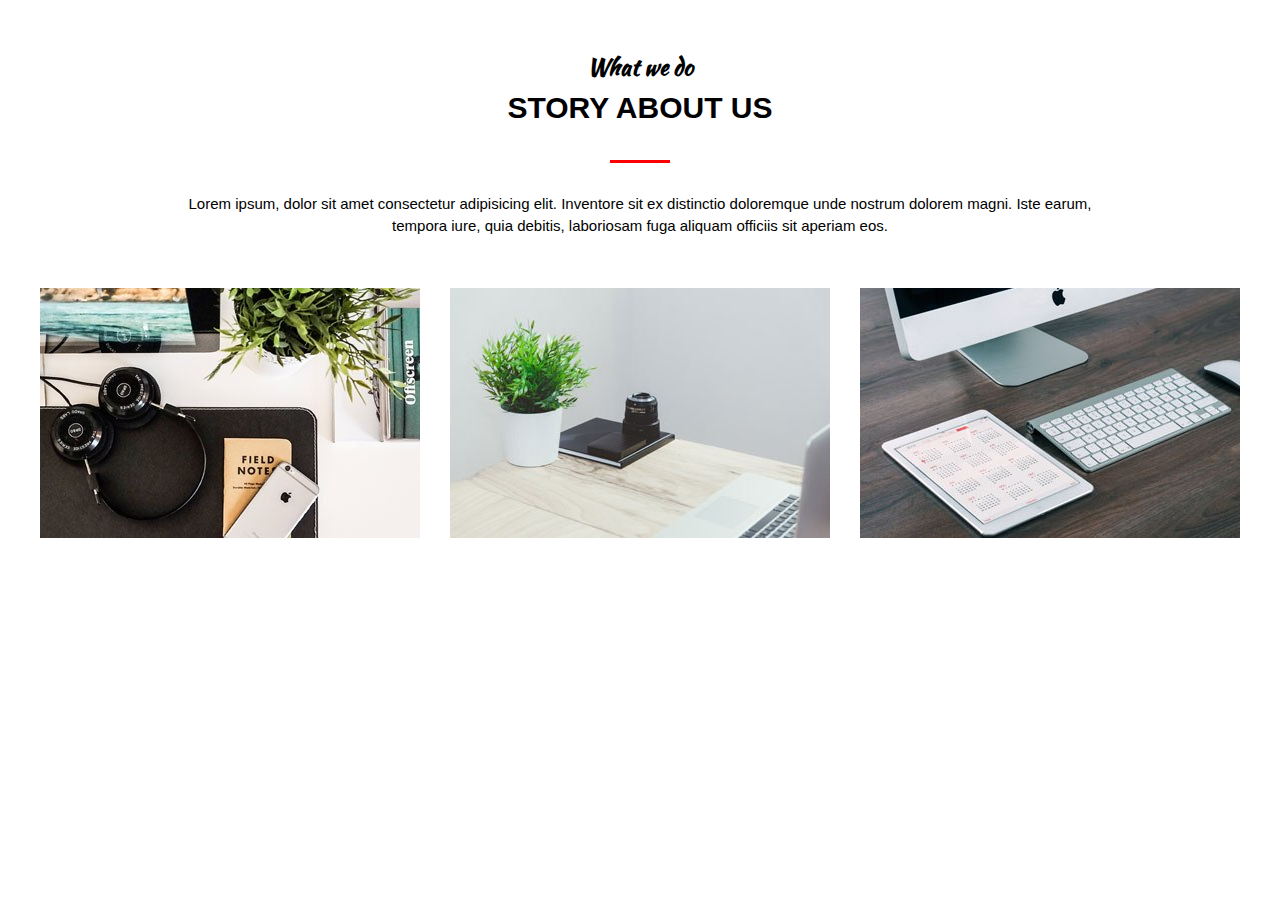
<file: hover/index.html>
<!DOCTYPE html>
<html lang="ru">

<head>
    <meta charset="UTF-8">
    <link rel="stylesheet" href="css/style.css">
    <title>MoGo</title>
</head>

<body>
    <section>
        <div class="section__header">
            <h3 class="subtitle">What we do</h3>
            <h2 class="text t1">Story about us</h2>
            <div class="section_text">
                Lorem ipsum, dolor sit amet consectetur adipisicing elit. Inventore sit ex distinctio doloremque unde
                nostrum dolorem magni. Iste earum, tempora iure, quia debitis, laboriosam fuga aliquam officiis sit
                aperiam eos.
            </div>
        </div>

        <div class="about">
            <div class="item">
                <div class="img">
                    <img src="media/images/1.jpg" alt="">
                </div>
                <div class="about__text">super team</div>
            </div>

            <div class="item">
                <div class="img">
                    <img src="media/images/2.jpg" alt="">
                </div>
                <div class="about__text">super team</div>
            </div>

            <div class="item">
                <div class="img">
                    <img src="media/images/3.jpg" alt="">
                </div>
                <div class="about__text">super team</div>
            </div>
        </div>
    </section>
</body>

</html>
</file>
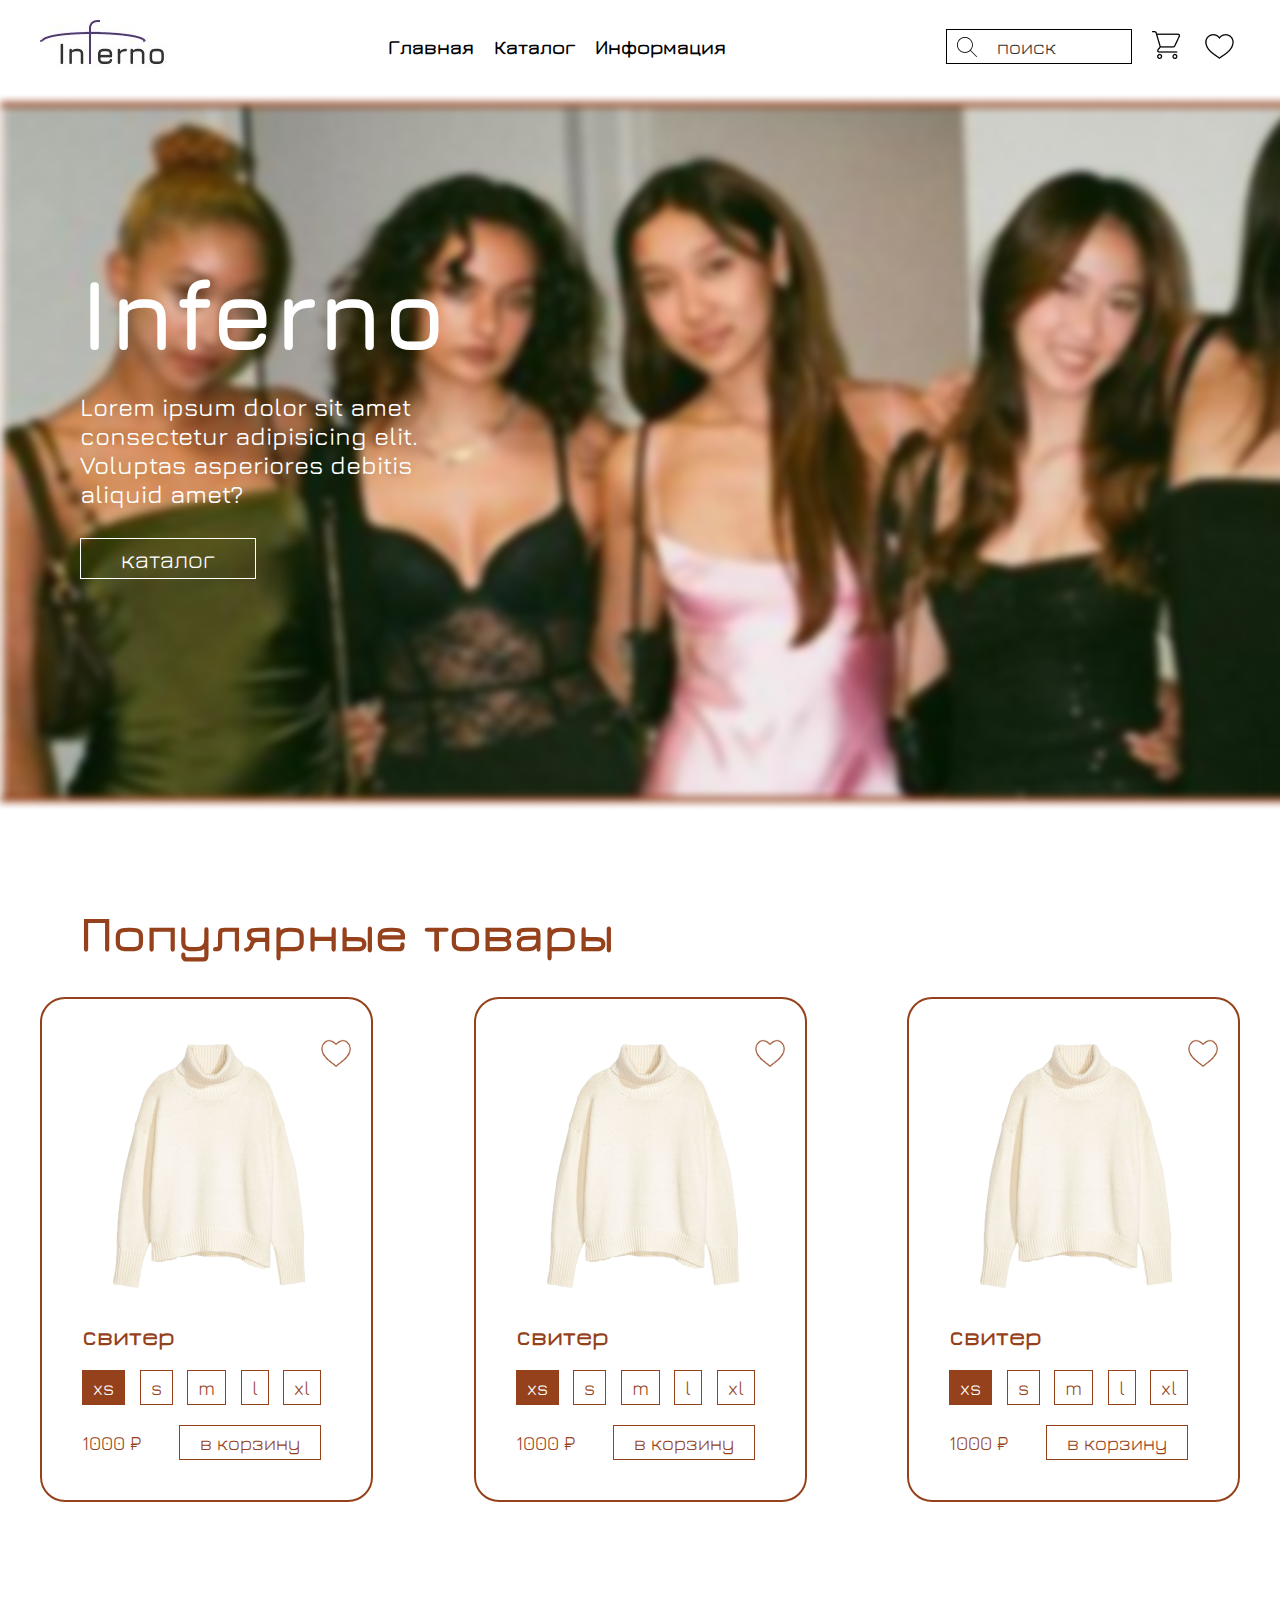
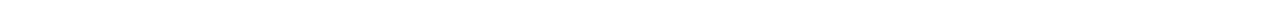
<file: project__inferno/index.html>
<!DOCTYPE html>
<html lang="ru">

<head>
    <meta charset="UTF-8">
    <meta http-equiv="X-UA-Compatible" content="IE=edge">
    <meta name="viewport" content="width=device-width, initial-scale=1.0">
    <link rel="stylesheet" href="assets/css/style.css">
    <title>Inferno</title>
</head>

<body>
    <header class="header">
        <div class="wrap">
            <nav class="header__nav">

                <div class="header__logo">
                    <img src="assets/media/header/logo.jfif" alt="#">
                </div>

                <div class="menu-links">
                    <a href="#" class="menu-link">Главная</a>
                    <a href="#" class="menu-link">Каталог</a>
                    <a href="#" class="menu-link">Информация</a>
                </div>

                <div class="menu-icon">
                    <div class="search">
                        <img src="assets/media/header/лупа.png" alt="#">
                        <a href="#" class="search-placeholder">поиск</a>
                    </div>
                    <a href="#" class="header_icons"><img src="assets/media/header/корзина.png" alt="#"></a>
                    <a href="#" class="header_icons"><img src="assets/media/header/избранное.png" alt="#"></a>
                </div>

            </nav>
        </div>
    </header>

    <div class="promo">
        <div class="promo__content wrap">
            <h1 class="promo__title">Inferno</h1>
            <p class="promo__subtitle">Lorem ipsum dolor sit amet consectetur adipisicing elit. Voluptas asperiores debitis aliquid amet?</p>
            <button class="promo-btn">
                каталог
            </button>
        </div>
    </div>

    <div class="product">
        <div class="product__content wrap">
            <h2 class="product__title">
                Популярные товары
            </h2>
            <div class="product__items">
                <div class="product__item">
                    <div class="product__img">
                        <img src="assets/media/popularitu/свитер.png" alt="#" class="tovar">
                        <img src="assets/media/tovar/избранное.png" alt="#" class="izbr">
                    </div>
                    <p class="product__name">cвитер</p>
                    <div class="product__size">
                        <a href="#" class="product__linksize product__linksize-active">xs</a>
                        <a href="#" class="product__linksize">s</a>
                        <a href="#" class="product__linksize">m</a>
                        <a href="#" class="product__linksize">l</a>
                        <a href="#" class="product__linksize">xl</a>
                    </div>
                    <div class="product__pricebox">
                        <p class="product-price">
                            1000 ₽
                        </p>
                        <button class="product-btn">в корзину</button>
                    </div>
                </div>
                <div class="product__item">
                    <div class="product__img">
                        <img src="assets/media/popularitu/свитер.png" alt="#" class="tovar">
                        <img src="assets/media/tovar/избранное.png" alt="#" class="izbr">
                    </div>
                    <p class="product__name">cвитер</p>
                    <div class="product__size">
                        <a href="#" class="product__linksize product__linksize-active">xs</a>
                        <a href="#" class="product__linksize">s</a>
                        <a href="#" class="product__linksize">m</a>
                        <a href="#" class="product__linksize">l</a>
                        <a href="#" class="product__linksize">xl</a>
                    </div>
                    <div class="product__pricebox">
                        <p class="product-price">
                            1000 ₽
                        </p>
                        <button class="product-btn">в корзину</button>
                    </div>
                </div>
                <div class="product__item">
                    <div class="product__img">
                        <img src="assets/media/popularitu/свитер.png" alt="#" class="tovar">
                        <img src="assets/media/tovar/избранное.png" alt="#" class="izbr">
                    </div>
                    <p class="product__name">cвитер</p>
                    <div class="product__size">
                        <a href="#" class="product__linksize product__linksize-active">xs</a>
                        <a href="#" class="product__linksize">s</a>
                        <a href="#" class="product__linksize">m</a>
                        <a href="#" class="product__linksize">l</a>
                        <a href="#" class="product__linksize">xl</a>
                    </div>
                    <div class="product__pricebox">
                        <p class="product-price">
                            1000 ₽
                        </p>
                        <button class="product-btn">в корзину</button>
                    </div>
                </div>
                
            </div>
        </div>
    </div>
</body>

</html>
</file>
<file: hover/css/style.css>
@font-face {
    font-family: 'zxc';
    src: url(../fonts/zxc.ttf);  
}
* {
    margin: 0;
    padding: 0;
    list-style: none;
    box-sizing: border-box;
    text-decoration: none;
    transition: .5s;
}

/* img {
    height: 250px;
} */
body {
    font-family: Arial, Helvetica, sans-serif;
    font-size: 15px;
    line-height: 1.5;
    color: black;
}

section {
    max-width: 1200px;
    margin: 0 auto;
}

.section__header {
    width: 100%;
    max-width: 950px;
    margin: 50px auto;
    text-align: center;
}

h3 {
    font-size: 23px;
    font-family: 'zxc';
}

.text {
    font-size: 30px;
    font-weight: 700;
    text-transform: uppercase;
}

.about {
    display: flex;
    justify-content: space-between;
}

.item{
    width: 380px;
    background-color: #95e1d3;
    position: relative;
}

.about__text{
    width: 100%;
    font-size: 18px;
    color: white;
    text-align: center;
    top: 50%;
    transform: translate3d(0,-50%,0);
    font-weight: 700;
    text-transform: uppercase;
    position: absolute;
    opacity: 0;
}

.item:hover .img{
    transform: translate3d(-10px,-10px,0);
}

.item:hover .img img{
    opacity: .1;
}

.img{
    background: linear-gradient(#f38181,#fce38a);

}

.img img{
    display: block;
}

.item:hover .about__text{
    opacity: 1;
}

h2::after {
    content: "";
    display: block;
    width: 60px;
    height: 3px;
    background-color: red;
    margin: 30px auto;
}
</file>
<file: project__inferno/assets/css/style.css>
@font-face {
    font-family: 'Jura';
    src: url(../fonts/Jura.ttf);
}

* {
    margin: 0;
    padding: 0;
    box-sizing: border-box;
    text-decoration: none;
    list-style: none;
    font-family: 'Jura';
    transition: .5s;
}

.wrap {
    max-width: 1200px;
    margin: 0 auto;
}

button{
    cursor: pointer;
}

/* header */

.header__nav {
    display: flex;
    justify-content: space-between;
    align-items: center;
    padding: 20px 0 20px 0;
}

.menu-links {
    display: flex;
    gap: 20px;
   
}

.menu-link {
    color: black;
    font-size: 20px;
    position: relative;
    font-weight: 700;
}


.menu-icon {
    display: flex;
    gap: 20px;
    align-items: center;
}
.header_icons:hover{
    transform: scale(1.2);
}
.search {
    display: flex;
    align-items: center;
    gap: 20px;
    padding: 5px 10px;
    border: 1px solid black;

}

.search-placeholder {
    padding-right: 65px;
    font-size: 20px;
    color: #333333;
}

.menu-link::after {
    content: "";
    position: absolute;
    width: 0%;
    background: rgb(0, 0, 0);
    height: 2px;
    bottom: -5px;
    left: 50%;
    transform: translateX(-50%);
    transition: .3s;
}

.menu-link:hover::after {
    width: 100%;
}

/* header */

/* promo */

.promo{
    height: 90vh;
    background-image: url('../media/banner/баннер.png');
    background-repeat: no-repeat;
}
.promo__content{
    padding-top: 160px;
    padding-left: 40px;
}
.promo__title{
    color: white;
    font-size: 100px;
    margin-bottom: 20px;
}

.promo__subtitle{
    font-size: 25px;
    font-weight: 500;
    width: 380px;
    color: white;
    margin-bottom: 30px;
}
.promo-btn{
    font-size: 25px;
    color: white;
    background-color: transparent;
    padding: 5px 40px ;
    border: 1px solid white;
}
.promo-btn:hover{
    background-color: #fff;
    color: black;
}
/* promo */


/* product */

.product__title{
    font-size: 50px;
    padding-left: 40px;
    color: #95411B;
    margin-bottom: 35px;
}
.product__items{
    display: flex;
    justify-content: space-between;
    margin-bottom: 120px;
}
.izbr{
    position: absolute;
    width: 30px;
}
.tovar{
    padding-left:20px;
    margin-bottom: 20px;
}
.product__item{
    border: 2px solid #95411B;
    border-radius: 25px;
    padding: 40px;
    padding-right: 50px;
    position: relative;
}
.product__name{
    color: #95411B;
    font-size: 25px;
    font-weight: 800;
    margin-bottom: 20px;
}
.product__size{
    display: flex;
    justify-content: space-between;
    margin-bottom: 20px;
}
.product__linksize {
    font-size: 20px;
    color: #95411B;
    border: 1px solid #95411B;
  
    padding: 5px 10px;
}
.product__linksize:hover{
    color: white;
    background-color: #95411B;
}

.product__linksize-active{
    color: white;
    background-color: #95411B;
}
.product__pricebox{
    display: flex;
    justify-content: space-between;
    align-items: center;
}
.product-price{
    color: #95411B;
    font-size: 20px;
}
.product-btn{
    padding: 5px 20px;
    background-color: #fff;
    font-size: 20px;
    color: #95411B;
    border: 1px solid #95411B;
}
.product-btn:hover{
    background-color: #95411B;
    color: white;
}
/* product */
</file>
